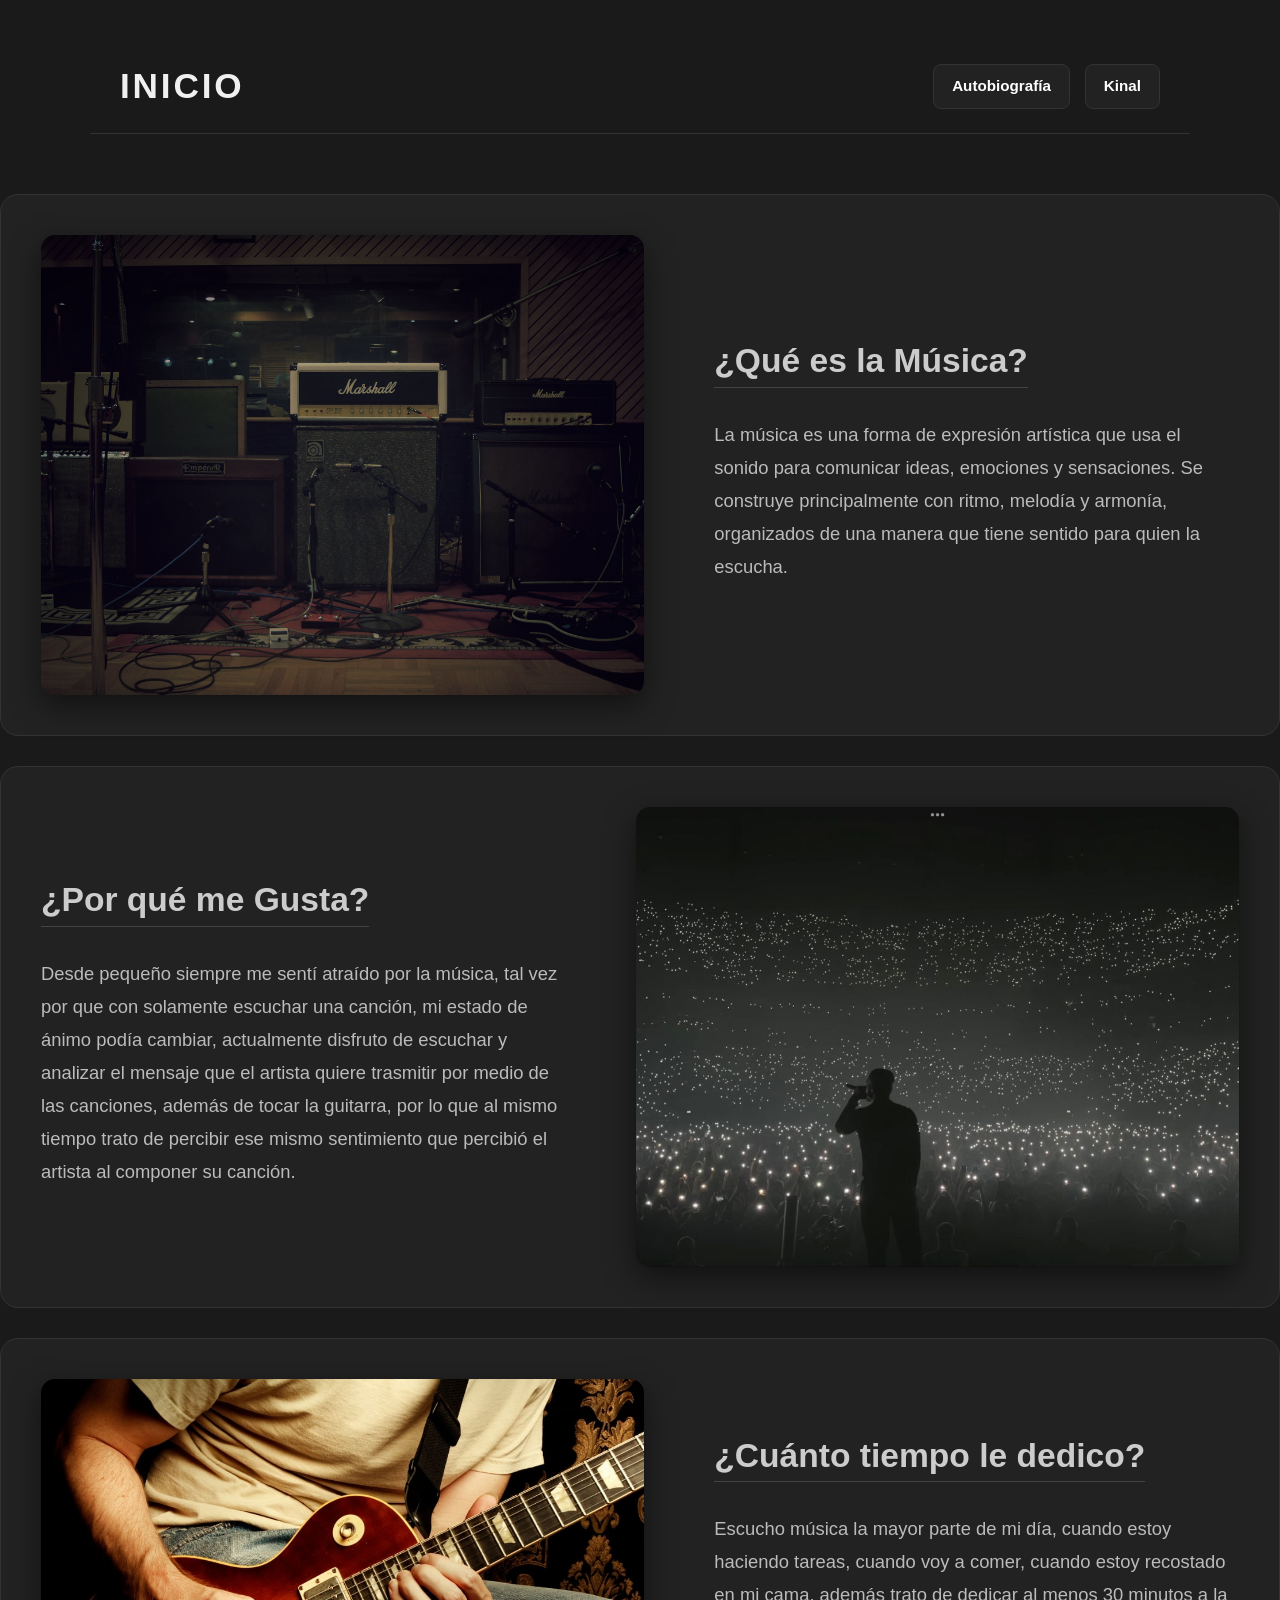
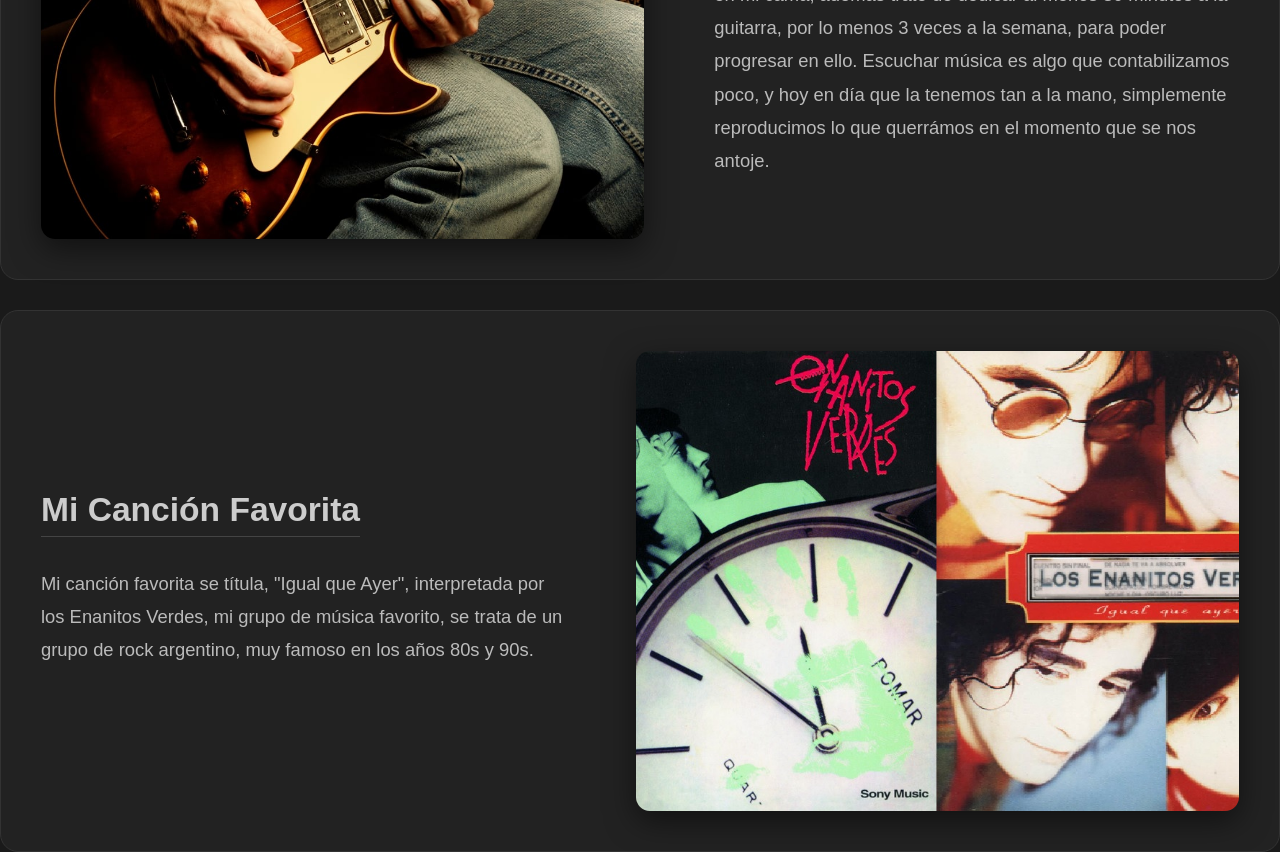
<file: index.html>
<!DOCTYPE html>
<html lang="es">
<head>
    <meta charset="UTF-8">
    <meta name="viewport" content="width=device-width, initial-scale=1.0">
    <title>Inicio</title>
    <link rel="stylesheet" href="styles/globals.css">
    <link rel="stylesheet" href="components/layout/Header/Header.css">
    <link rel="stylesheet" href="components/layout/Footer/Footer.css">
    <link rel="stylesheet" href="components/layout/Grid/Grid.css">
    <link rel="stylesheet" href="styles/pages/index.css">
    <link rel="stylesheet" href="styles/pages/biografia.css">
</head>
<body>
    <header class="header-biografia">
        <h1 class="titulo-header">INICIO</h1>

        <nav class="nav-header">
            <a href="biografia.html" class="btn-nav">Autobiografía</a>
            <a href="kinal.html" class="btn-nav">Kinal</a>
        </nav>
    </header>


        <!-- ITEM -->
        <section class="item">
            <img src="assets/amplificadores.jpg" alt="Musica">
            <div class="item-texto">
                <h2>¿Qué es la Música?</h2>
                <p>
                    La música es una forma de expresión artística que usa el sonido para comunicar ideas, emociones y sensaciones. Se construye principalmente con ritmo, melodía y armonía, organizados de una manera que tiene sentido para quien la escucha.
                </p>
            </div>
        </section>

        <!-- ITEM -->
        <section class="item invertido">
            <img src="assets/musica.jpeg" alt="Razón">
            <div class="item-texto">
                <h2>¿Por qué me Gusta?</h2>
                <p>
                    Desde pequeño siempre me sentí atraído por la música, tal vez por que con solamente escuchar una canción, mi estado de ánimo podía cambiar, actualmente disfruto de escuchar y analizar el mensaje que el artista quiere trasmitir por medio de las canciones, además de tocar la guitarra, por lo que al mismo tiempo trato de percibir ese mismo sentimiento que percibió el artista al componer su canción.
                </p>
            </div>
        </section>

        <!-- ITEM -->
        <section class="item">
            <img src="assets/guitar_playing.jpg" alt="Tiempo">
            <div class="item-texto">
                <h2>¿Cuánto tiempo le dedico?</h2>
                <p>
                    Escucho música la mayor parte de mi día, cuando estoy haciendo tareas, cuando voy a comer, cuando estoy recostado en mi cama, además trato de dedicar al menos 30 minutos a la guitarra, por lo menos 3 veces a la semana, para poder progresar en ello.
                    Escuchar música es algo que contabilizamos poco, y hoy en día que la tenemos tan a la mano, simplemente reproducimos lo que querrámos en el momento que se nos antoje.
                </p>
            </div>
        </section>

        <!-- ITEM -->
        <section class="item invertido">
            <img src="assets/album_song.jpg" alt="Canción Favorita">
            <div class="item-texto">
                <h2>Mi Canción Favorita</h2>
                <p>
                    Mi canción favorita se títula, "Igual que Ayer", interpretada por los Enanitos Verdes, mi grupo de música favorito, se trata de un grupo de rock argentino, muy famoso en los años 80s y 90s.
                </p>
            </div>
        </section>
</body>
</html>
</file>
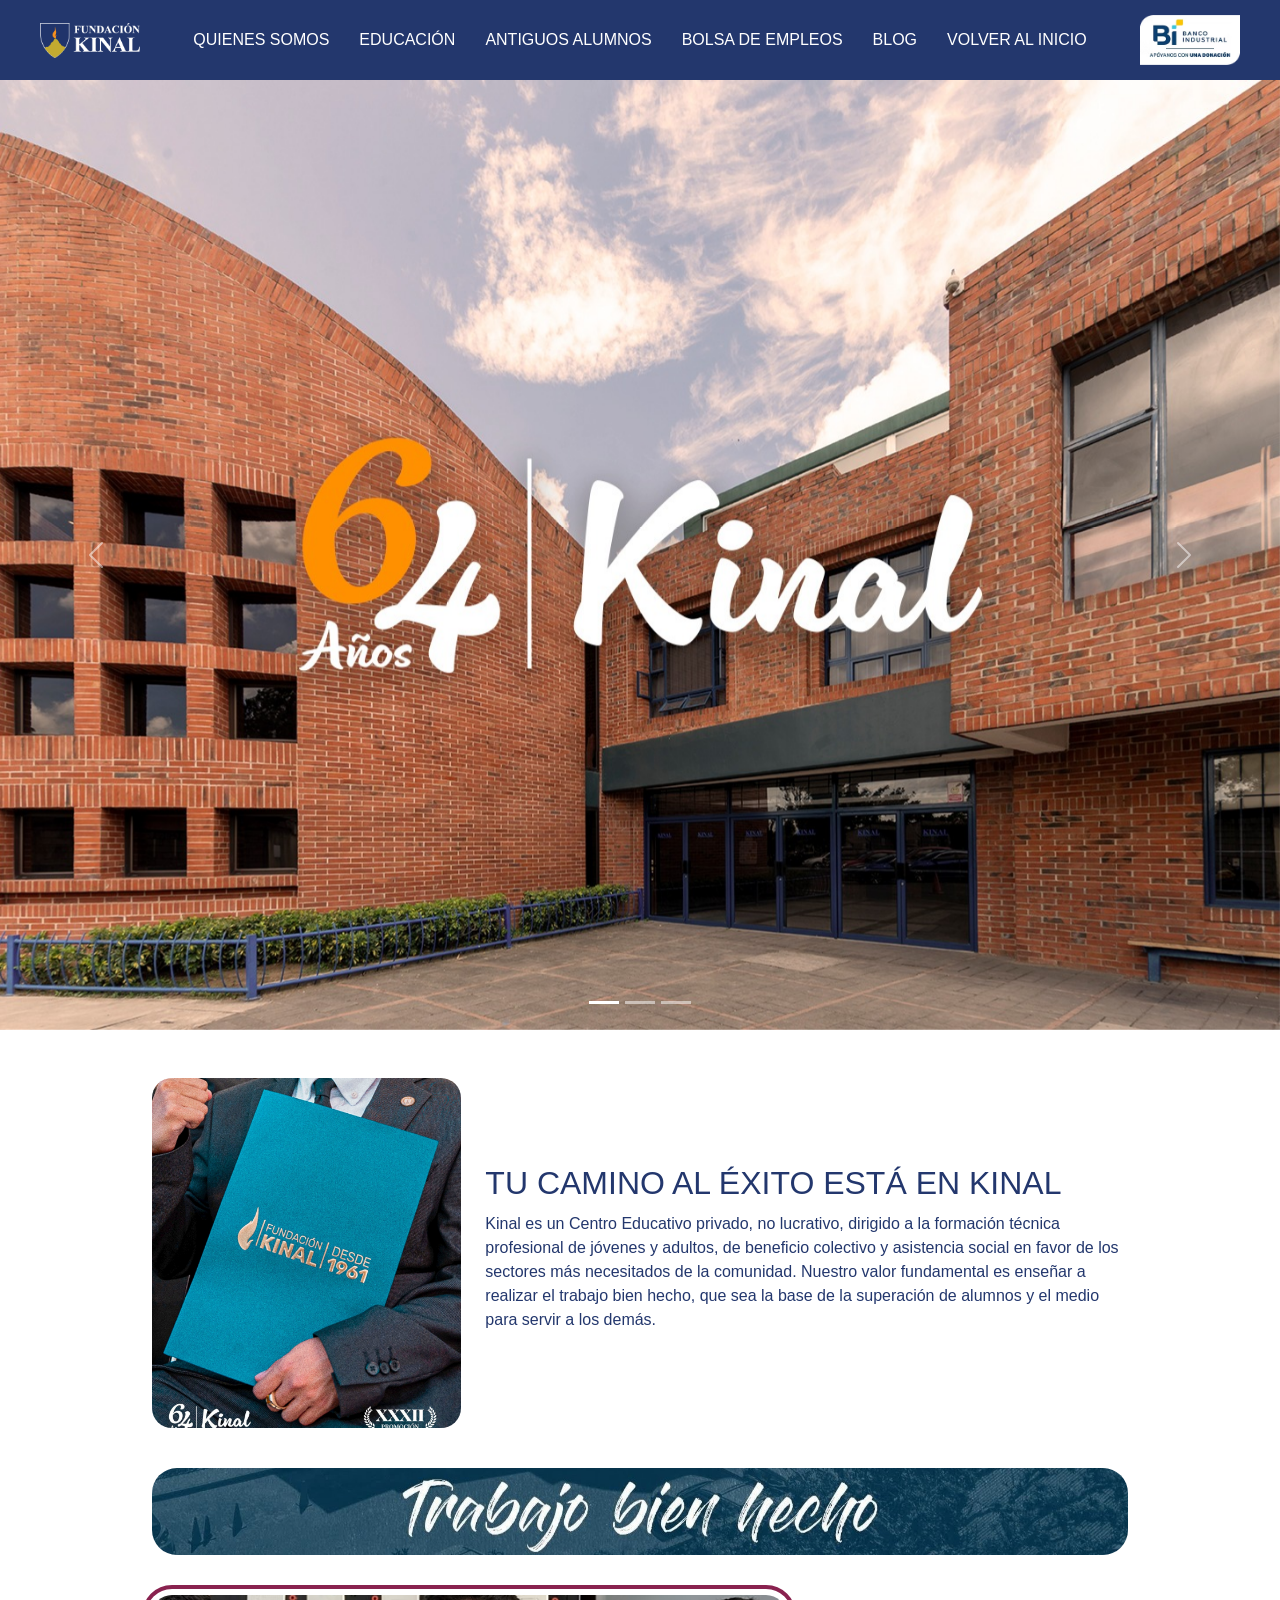
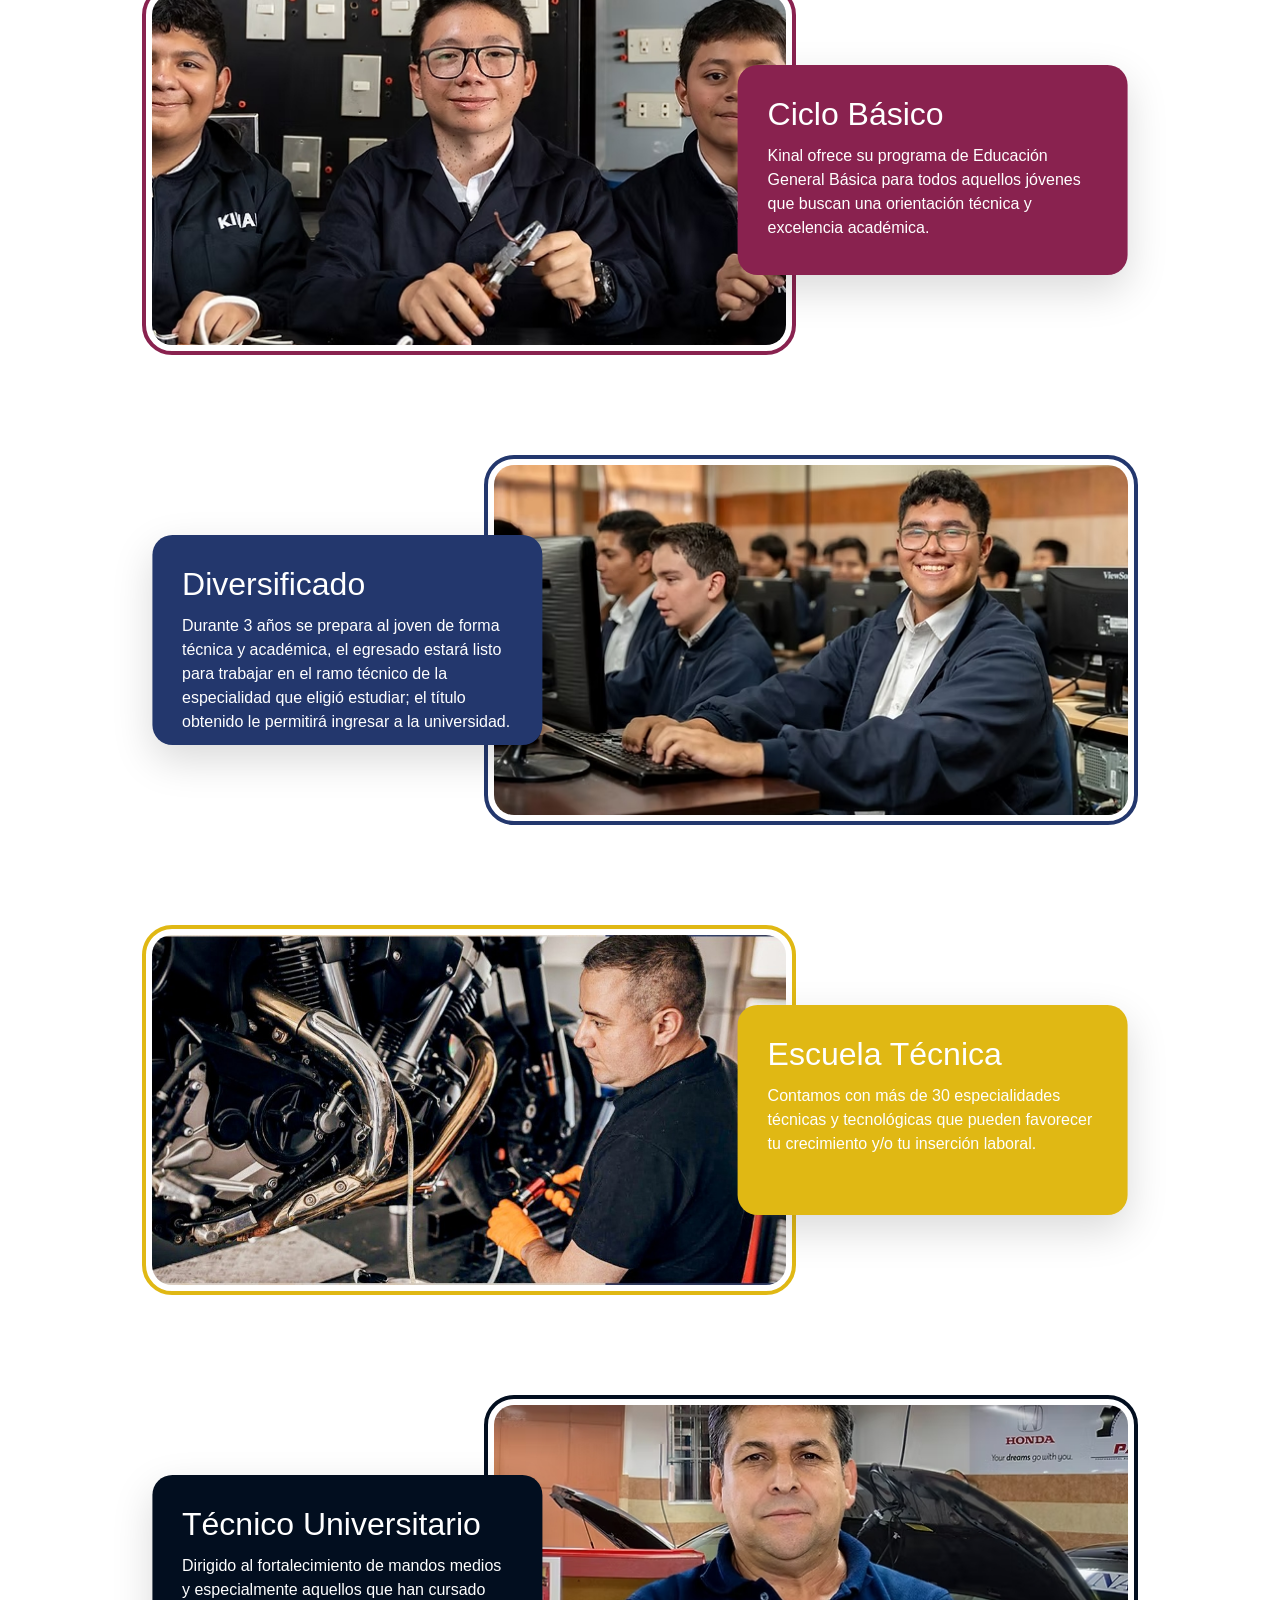
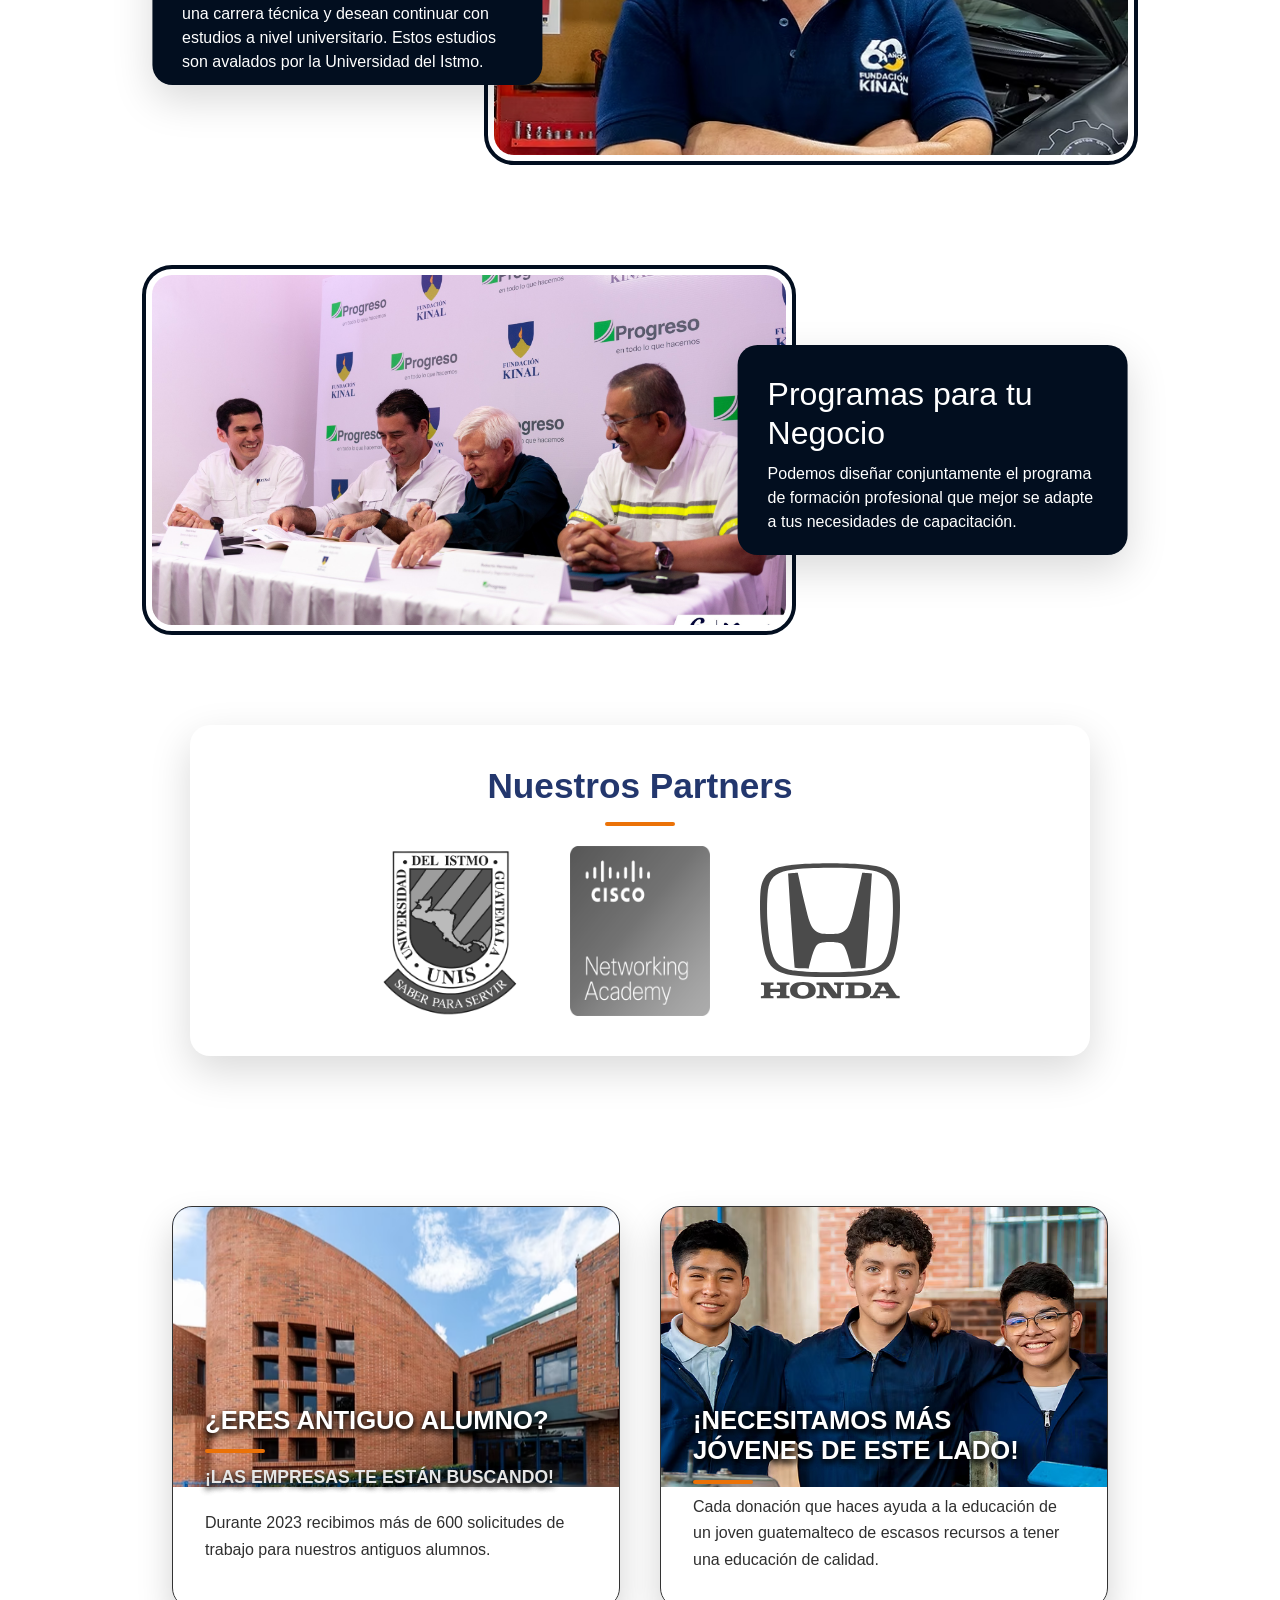
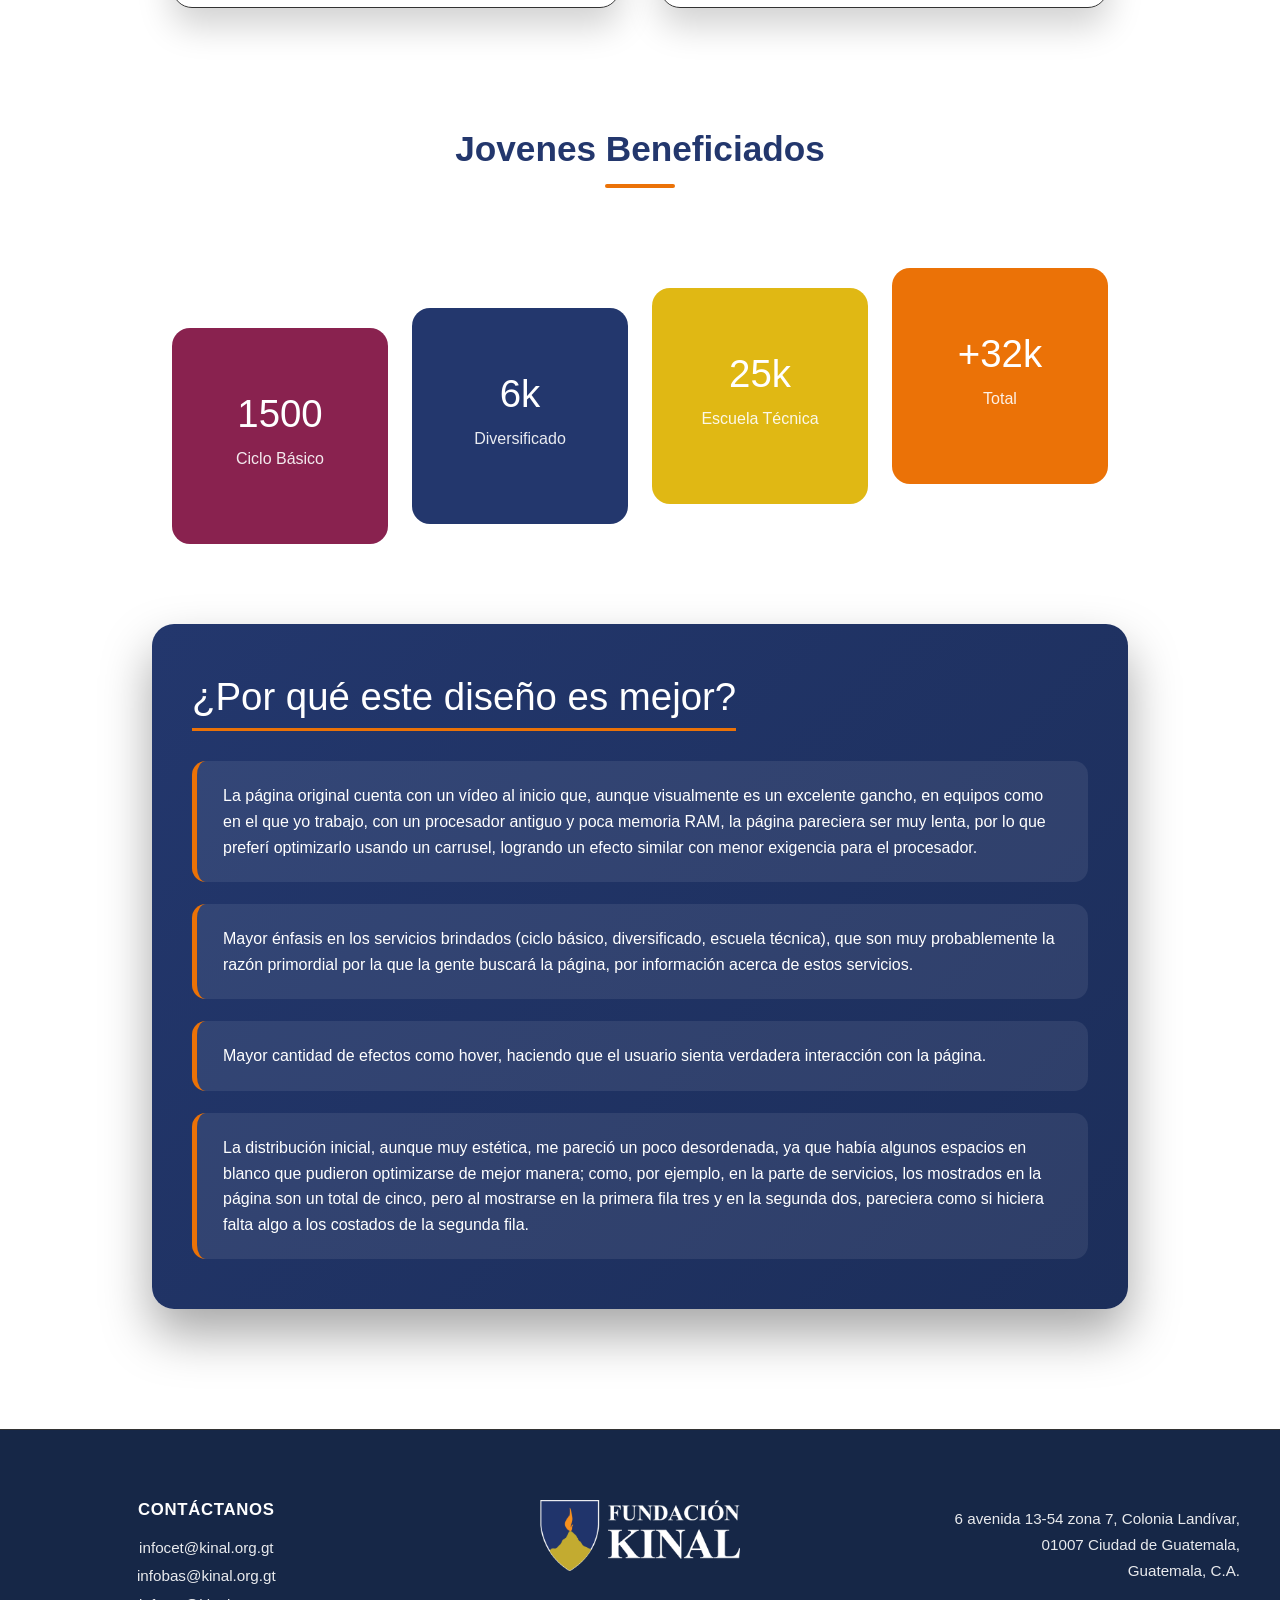
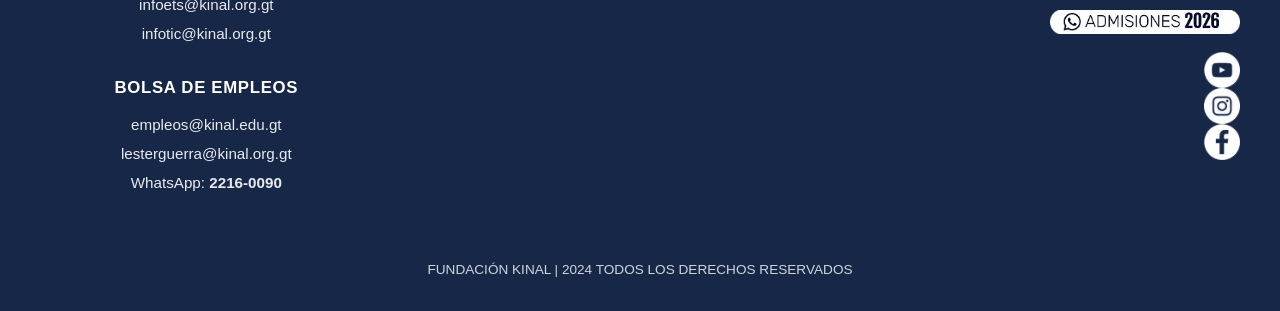
<file: kinal.html>
<!DOCTYPE html>
<html lang="es">
<head>
    <meta charset="UTF-8">
    <meta name="viewport" content="width=device-width, initial-scale=1.0">
    <title>Fundación Kinal</title>
    <link href="https://cdn.jsdelivr.net/npm/bootstrap@5.3.8/dist/css/bootstrap.min.css" rel="stylesheet" integrity="sha384-sRIl4kxILFvY47J16cr9ZwB07vP4J8+LH7qKQnuqkuIAvNWLzeN8tE5YBujZqJLB" crossorigin="anonymous"></head>
    <script src="https://cdn.jsdelivr.net/npm/bootstrap@5.3.8/dist/js/bootstrap.bundle.min.js" integrity="sha384-FKyoEForCGlyvwx9Hj09JcYn3nv7wiPVlz7YYwJrWVcXK/BmnVDxM+D2scQbITxI" crossorigin="anonymous"></script>
    <link rel="stylesheet" href="styles/globals.css">
    <link rel="stylesheet" href="components/layout/Header/Header.css">
    <link rel="stylesheet" href="components/layout/Grid/Grid.css">
    <link rel="stylesheet" href="components/layout/Footer/Footer.css">
    <link rel="stylesheet" href="styles/pages/kinal.css">
<body>
    <header class="header">
        <div class="logo"><img src="assets/logo_kinal.png" alt=""></div>
        <nav class="nav">
            <a href="#galeria">QUIENES SOMOS</a>
            <a href="#servicios">EDUCACIÓN</a>
            <a href="#contacto">ANTIGUOS ALUMNOS</a>
            <a href="#contacto">BOLSA DE EMPLEOS</a>
            <a href="#contacto">BLOG</a>
            <a href="index.html">VOLVER AL INICIO</a>

        </nav>
        <div class="bi"><img src="assets/bi_kinal.png" alt=""></div>
    </header>

    <div id="carouselExampleIndicators" class="carousel slide">
        <div class="carousel-indicators">
            <button type="button" data-bs-target="#carouselExampleIndicators" data-bs-slide-to="0" class="active" aria-current="true" aria-label="Slide 1"></button>
            <button type="button" data-bs-target="#carouselExampleIndicators" data-bs-slide-to="1" aria-label="Slide 2"></button>
            <button type="button" data-bs-target="#carouselExampleIndicators" data-bs-slide-to="2" aria-label="Slide 3"></button>
        </div>
        <div class="carousel-inner">
            <div class="carousel-item active">
            <img src="assets/construccion_kinal.jpg" class="d-block w-100" alt="...">
            </div>
            <div class="carousel-item">
            <img src="assets/graduandos.jpg" class="d-block w-100" alt="...">
            </div>
            <div class="carousel-item">
            <img src="assets/3ro_kinal.jpg" class="d-block w-100" alt="...">
            </div>
        </div>
        <button class="carousel-control-prev" type="button" data-bs-target="#carouselExampleIndicators" data-bs-slide="prev">
            <span class="carousel-control-prev-icon" aria-hidden="true"></span>
            <span class="visually-hidden">Previous</span>
        </button>
        <button class="carousel-control-next" type="button" data-bs-target="#carouselExampleIndicators" data-bs-slide="next">
            <span class="carousel-control-next-icon" aria-hidden="true"></span>
            <span class="visually-hidden">Next</span>
        </button>
    </div>

    <div class="container my-5">

    <div class="row align-items-center">    
        <div class="col-md-4 text-center">
        <img 
            src="./assets/exito_kinal.jpg" 
            alt="Kinal"
            class="img-fluid imagen-kinal"
        >
        </div>
        <div class="col-md-8 texto-kinal">
        <h2>TU CAMINO AL ÉXITO ESTÁ EN KINAL</h2>
        <p>
            Kinal es un Centro Educativo privado, no lucrativo, dirigido a la
            formación técnica profesional de jóvenes y adultos, de beneficio
            colectivo y asistencia social en favor de los sectores más necesitados
            de la comunidad. Nuestro valor fundamental es enseñar a realizar el
            trabajo bien hecho, que sea la base de la superación de alumnos y el
            medio para servir a los demás.
        </p>
        </div>
    </div>   

    <div class="banner-imagen">
        <img src="assets/lema.jpg" alt="Trabajo bien hecho">
    </div>


    <section class="info-section">
        <div class="info-block left basicos">
            <img src="assets/basicos.jpg" alt="basicos">
            <div class="info-box basicos">
            <h2>Ciclo Básico</h2>
            <p>
                Kinal ofrece su programa de Educación General Básica para todos aquellos jóvenes que buscan una orientación técnica y excelencia académica.
            </p>
            </div>
        </div>

        <div class="info-block right diversificado">
            <img src="assets/diversificado.jpg" alt="diversificado">
            <div class="info-box diversificado">
            <h2>Diversificado</h2>
            <p>
                Durante 3 años se prepara al joven de forma técnica y académica, el egresado estará listo para trabajar en el ramo técnico de la especialidad que eligió estudiar; el título obtenido le permitirá ingresar a la universidad.
            </p>
            </div>
        </div>

        <div class="info-block left superior">
            <img src="assets/superior.jpg" alt="superior">
            <div class="info-box superior">
            <h2>Escuela Técnica</h2>
            <p>
                Contamos con más de 30 especialidades técnicas y tecnológicas que pueden favorecer tu crecimiento y/o tu inserción laboral.
            </p>
            </div>
        </div>

        <div class="info-block right tecnico">
            <img src="assets/tecnicoUni.jpg" alt="tecnico">
            <div class="info-box tecnico">
            <h2>Técnico Universitario</h2>
            <p>
                Dirigido al fortalecimiento de mandos medios y especialmente aquellos que han cursado una carrera técnica y desean continuar con estudios a nivel universitario. Estos estudios son avalados por la Universidad del Istmo.      
            </p>
            </div>
        </div>

        <div class="info-block left tecnico">
            <img src="assets/negocio.jpg" alt="tecnico">
            <div class="info-box tecnico">
            <h2>Programas para tu Negocio</h2>
            <p>
                Podemos diseñar conjuntamente el programa de formación profesional que mejor se adapte a tus necesidades de capacitación.
            </p>
            </div>
        </div>
    </section>

    <div class="partners-box">
        <div class="seccion-beneficiados">
            <h2>Nuestros Partners</h2>
        </div>
        <div class="partners-logos">
            <img src="assets/UNIS.png" alt="Partner 1">
            <img src="assets/NetAcad.png" alt="Partner 2">
            <img src="assets/Honda.svg" alt="Partner 3">
        </div>
    </div>

    <div class="contenedor-rejilla-dos">
        <section class="tarjeta avisos">
            <div class="imagen-tarjeta">
                <img src="assets/edificioG.png" alt="edificioG">
            </div>
            <div class="texto-tarjeta">
                <h2>¿ERES ANTIGUO ALUMNO?</h2>
                <p class="subtitulo">¡LAS EMPRESAS TE ESTÁN BUSCANDO!</p>
                <p>Durante 2023 recibimos más de 600 solicitudes de trabajo para nuestros antiguos alumnos.</p>
            </div>
        </section>

        <section class="tarjeta avisos">
            <div class="imagen-tarjeta">
                <img src="assets/kinal2.png" alt="mecanica">
            </div>
            <div class="texto-tarjeta">
                <h2>¡NECESITAMOS MÁS JÓVENES DE ESTE LADO!</h2>
                <p>
                    Cada donación que haces ayuda a la educación de un joven guatemalteco de escasos recursos a tener una educación de calidad.
                </p>
            </div>
        </section>
    </div>

    <div>
        <div class="seccion-beneficiados">
            <h2>Jovenes Beneficiados</h2>
        </div>
        <div class="contenedor-rejilla-tres">
            <section class="tarjeta-datos basicos">
                <div class="texto-tarjeta-datos blanco">
                    <h2>1500</h2>
                    <p>Ciclo Básico</p>
                </div>
            </section>

            <section class="tarjeta-datos diversificado">
                <div class="texto-tarjeta-datos blanco">
                    <h2>6k</h2>
                    <p>Diversificado</p>
                </div>
            </section>

            <section class="tarjeta-datos tecnica">
                <div class="texto-tarjeta-datos blanco">
                    <h2>25k</h2>
                    <p>Escuela Técnica</p>
                </div>
            </section>

            <section class="tarjeta-datos total">
                <div class="texto-tarjeta-datos blanco">
                    <h2>+32k</h2>
                    <p>Total</p>
                </div>
            </section>
        </div>
    </div>

    <section class="justificacion-diseno">
        <h2>¿Por qué este diseño es mejor?</h2>
        <ul class="justificacion-lista">
            <li>
                La página original cuenta con un vídeo al inicio que, aunque visualmente es un excelente gancho, en equipos como en el que yo trabajo, con un procesador antiguo y poca memoria RAM, la página pareciera ser muy lenta, por lo que preferí optimizarlo usando un carrusel, logrando un efecto similar con menor exigencia para el procesador.
            </li>

            <li>
                Mayor énfasis en los servicios brindados (ciclo básico, diversificado, escuela técnica), que son muy probablemente la razón primordial por la que la gente buscará la página, por información acerca de estos servicios.
            </li>

            <li>
                Mayor cantidad de efectos como hover, haciendo que el usuario sienta verdadera interacción con la página.
            </li>

            <li>
                La distribución inicial, aunque muy estética, me pareció un poco desordenada, ya que había algunos espacios en blanco que pudieron optimizarse de mejor manera; como, por ejemplo, en la parte de servicios, los mostrados en la página son un total de cinco, pero al mostrarse en la primera fila tres y en la segunda dos, pareciera como si hiciera falta algo a los costados de la segunda fila.
            </li>
        </ul>
    </section>

  </div>
  <footer class="footer-kinal">
    <div class="footer-contenido">

        <!-- COLUMNA 1 -->
        <div class="footer-col">
            <h3>CONTÁCTANOS</h3>

            <p>infocet@kinal.org.gt</p>
            <p>infobas@kinal.org.gt</p>
            <p>infoets@kinal.org.gt</p>
            <p>infotic@kinal.org.gt</p>

            <h3 class="mt">BOLSA DE EMPLEOS</h3>
            <p>empleos@kinal.edu.gt</p>
            <p>lesterguerra@kinal.org.gt</p>
            <p>WhatsApp: <strong>2216-0090</strong></p>
        </div>

        <!-- SEPARADOR -->
        <div class="footer-separador"></div>

        <!-- COLUMNA 2 -->
        <div class="footer-col footer-logo">
            <img src="assets/logo_kinal.png" alt="Fundación Kinal">
        </div>

        <!-- SEPARADOR -->
        <div class="footer-separador"></div>

        <!-- COLUMNA 3 -->
        <div class="footer-col footer-direccion">
            <p>
                6 avenida 13-54 zona 7, Colonia Landívar,<br>
                01007 Ciudad de Guatemala,<br>
                Guatemala, C.A.
            </p>
            <img src="assets/admisiones.png" alt="Fundación Kinal">
            <img src="assets/yt_logo.png" alt="Fundación Kinal">
            <img src="assets/ig_logo.png" alt="Fundación Kinal">
            <img src="assets/fb_logo.png" alt="Fundación Kinal">
        </div>

    </div>

    <div class="footer-bottom">
        FUNDACIÓN KINAL | 2024 TODOS LOS DERECHOS RESERVADOS
    </div>
</footer>

</div>
</body>
</html>
</file>
<file: styles/globals.css>
/* RESET */
* {
    margin: 0;
    padding: 0;
    box-sizing: border-box;
}

/* BASE */
body {
    font-family: sans-serif;
    line-height: 1.5;
    overflow-x: hidden;
}

img {
    max-width: 100%;
    display: block;
}

section {
    margin-top: 30px;
}

h2 {
    margin-bottom: 10px;
}

p {
    margin: 10px 0;
}
</file>
<file: components/layout/Header/Header.css>
header {
    width: 100%;
}

header.simple {
    text-align: center;
    padding: 40px 0;
    border-bottom: 1px solid #333;
}

.header {
    position: fixed;
    top: 0;
    width: 100%;

    display: grid;
    grid-template-columns: auto 1fr auto;
    align-items: center;

    background-color: #23376d;
    padding: 15px 40px;
    z-index: 1000;
}

.logo,
.bi {
    flex: 1;
}

.logo {
    text-align: left;
}

.bi {
    text-align: right;
}

.logo img,
.bi img {
    width: 100px;
}

.nav {
    flex: 2;
    display: flex;
    justify-content: center;
    gap: 30px;
    white-space: nowrap;
}

.nav a {
    color: #ffffff;
    text-decoration: none;
    font-size: 1rem;
    position: relative;
    transition: color 0.3s ease;
}

.nav a::after {
    content: "";
    position: absolute;
    width: 0;
    height: 2px;
    background-color: #eb7207;
    left: 0;
    bottom: -5px;
    transition: width 0.3s ease;
}

.nav a:hover {
    color: #eb7207;
}

.nav a:hover::after {
    width: 100%;
}
</file>
<file: components/layout/Footer/Footer.css>
footer {
    width: 100%;
    padding: 30px 0;
    margin-top: 60px;
    text-align: center;
    border-top: 1px solid #333;
}

footer p {
    margin: 0;
    font-size: 0.9rem;
    opacity: 0.8;
}

.footer-kinal {
    background: #162747; /* azul Kinal */
    color: #ffffff;
    padding: 70px 40px 30px;
    font-family: inherit;
}

.footer-contenido {
    max-width: 1300px;
    margin: 0 auto;
    display: grid;
    grid-template-columns: 1fr auto 1fr auto 1fr;
    gap: 50px;
    align-items: start;
}

.footer-col h3 {
    font-size: 1.05rem;
    font-weight: 700;
    letter-spacing: 0.04em;
    margin-bottom: 16px;
}

.footer-col p {
    font-size: 0.95rem;
    margin: 6px 0;
    opacity: 0.9;
}

.footer-col .mt {
    margin-top: 32px;
}

.footer-logo {
    display: flex;
    justify-content: center;
    align-items: center;
}

.footer-logo img {
    max-width: 200px;
}

.footer-direccion p {
    line-height: 1.7;
    text-align: right;
}

.footer-separador {
    width: 1px;
    background: rgba(255, 255, 255, 0.35);
}

.footer-bottom {
    margin-top: 60px;
    text-align: center;
    font-size: 0.85rem;
    opacity: 0.8;
}

@media (max-width: 900px) {
    .footer-contenido {
        grid-template-columns: 1fr;
        gap: 40px;
        text-align: center;
    }

    .footer-separador {
        display: none;
    }

    .footer-direccion p {
        text-align: center;
    }
}
</file>
<file: components/layout/Grid/Grid.css>
.container {
    max-width: 1000px;
    margin: 0 auto;
}

.container-wide {
    max-width: 1200px;
    margin: 0 auto;
}

.contenedor-rejilla-dos {
    display: grid;
    grid-template-columns: 1fr 1fr;
    gap: 20px;
    padding: 20px;
}

.contenedor-rejilla {
    display: grid;
    grid-template-columns: repeat(3, 1fr);
    gap: 20px;
    padding: 20px;
}

.tarjeta {
    background-color: #222;
    border-radius: 12px;
    overflow: hidden;
    border: 1px solid #333;

    display: flex;
    flex-direction: column;

    transition: transform 0.3s ease, border-color 0.3s ease;
}

.tarjeta:hover {
    transform: translateY(-5px);
    border-color: #E82A1C;
}

.imagen-tarjeta img {
    width: 100%;
    height: 200px;
    object-fit: cover;
}

.texto-tarjeta {
    padding: 20px;
}

.texto-tarjeta h2 {
    font-size: 1.4rem;
    margin-top: 0;
}
</file>
<file: styles/pages/index.css>
body {
    background-color: #1a1a1a;
    color: #f0f0f0;
}
.contenido {
    max-width: 1600px;
    margin: 0 auto;
    padding: 60px 80px 100px;

    display: flex;
    flex-direction: column;
    gap: 100px;
}

.intro {
    max-width: 1000px;
    font-size: 1.3rem;
    line-height: 1.8;
    color: #bbbbbb;
}

.item {
    display: grid;
    grid-template-columns: 1.15fr 1fr;
    gap: 70px;
    align-items: center;

    background-color: #222;
    border: 1px solid #333;
    border-radius: 18px;
    padding: 40px;

    transition:
        transform 0.35s ease,
        box-shadow 0.35s ease,
        border-color 0.35s ease;
}

.item:hover {
    transform: translateY(-8px);
    border-color: #E82A1C;
    box-shadow:
        0 20px 50px rgba(0, 0, 0, 0.6);
}

.item img {
    width: 100%;
    height: 460px;
    object-fit: cover;
    border-radius: 14px;

    box-shadow:
        0 10px 30px rgba(0, 0, 0, 0.5);

    transition:
        transform 0.35s ease,
        box-shadow 0.35s ease;
}

.item:hover img {
    transform: scale(1.04);
    box-shadow:
        0 25px 60px rgba(0, 0, 0, 0.7);
}

.item-texto {
    max-width: 620px;
}

.item-texto h2 {
    font-size: 2.1rem;
    margin-bottom: 20px;
    color: #cccccc;
    border-bottom: 1px solid #444;
    display: inline-block;
}

.item-texto p {
    font-size: 1.15rem;
    line-height: 1.8;
    color: #bbbbbb;
}

.item.invertido {
    grid-template-columns: 1fr 1.15fr;
}

.item.invertido img {
    order: 2;
}

.item.invertido .item-texto {
    order: 1;
}

@media (max-width: 1200px) {
    .contenido {
        padding: 50px 40px 80px;
        gap: 80px;
    }

    .item {
        grid-template-columns: 1fr;
        gap: 40px;
        padding: 30px;
    }

    .item img {
        height: 320px;
    }

    .item-texto {
        max-width: 100%;
    }
}
</file>
<file: styles/pages/biografia.css>
body {
    margin: 0;
    padding: 0;
    background-color: #1a1a1a;
    color: #f0f0f0;
}

div {
    max-width: 1000px;
    margin: 0 auto;
}

section {
    margin-top: 30px;
    padding-bottom: 10px;
}

h2 {
    color: #cccccc;
    border-bottom: 1px solid #444;
    display: inline-block;
    margin-bottom: 10px;
}

p {
    color: #bbbbbb;
    margin: 10px 0;
}

.tarjeta-fondo {
    width: 100%;
    background-image:
        linear-gradient(rgba(0,0,0,.7), rgba(0,0,0,.7)),
        url("../../assets/sm.jpg");
    background-size: cover;
    background-position: center;
    border-radius: 12px;
    padding: 40px;
    display: flex;
    flex-direction: column;
    gap: 30px;
}

.contenido {
    background: rgba(0, 0, 0, 0.5);
    padding: 20px;
    border-radius: 8px;
    backdrop-filter: blur(5px);
    max-width: 1000px;
    display: flex;
    flex-direction: column;
    gap: 6px;
}

.contenido p {
    margin: 0;
    line-height: 1.55;
}

.fila-arriba {
    display: flex;
    justify-content: space-between;
    align-items: center;
    gap: 20px;
}

.cuadro-nombre {
    background: rgba(0, 0, 0, 0.5);
    backdrop-filter: blur(5px);
    padding: 20px;
    border-radius: 8px;
    max-width: 66%;
}

.cuadro-foto {
    width: 140px;
    height: 140px;
    overflow: hidden;
    border-radius: 50%;
    transition: transform 0.3s ease, box-shadow 0.3s ease;
}

.cuadro-foto img {
    width: 100%;
    height: 100%;
    object-fit: cover;
    transition: transform 0.3s ease;
}

.cuadro-foto:hover {
    transform: scale(1.08);
    box-shadow: 0 15px 40px rgba(0,0,0,0.7);
}

.contenedor-rejilla {
    display: grid;
    grid-template-columns: repeat(3, 1fr);
    gap: 20px;
    padding: 20px;
    max-width: 1200px;
    margin: 0 auto;
}

.contenedor-rejilla-dos {
    display: grid;
    grid-template-columns: repeat(2, 1fr);
    gap: 20px;
    padding: 20px;
    max-width: 1200px;
    margin: 0 auto;
}

.tarjeta {
    background-color: #222;
    border-radius: 12px;
    overflow: hidden;
    border: 1px solid #333;
    display: flex;
    flex-direction: column;
    transition: transform 0.35s ease, box-shadow 0.35s ease, border-color 0.35s ease;
}

.tarjeta:hover {
    transform: translateY(-6px);
    border-color: #E82A1C;
    box-shadow: 0 18px 45px rgba(0,0,0,0.6);
}

.imagen-tarjeta {
    overflow: hidden;
}

.imagen-tarjeta img {
    width: 100%;
    height: 200px;
    object-fit: cover;
    transition: transform 0.35s ease, filter 0.35s ease;
}

.imagen-tarjeta img:hover {
    transform: scale(1.08);
    filter: brightness(1.1);
}

.texto-tarjeta {
    padding: 20px;
}

.texto-tarjeta h2 {
    font-size: 1.4rem;
    margin-top: 0;
}

.header-biografia {
    max-width: 1100px;
    margin: 40px auto 60px;
    padding: 20px 30px;
    display: flex;
    align-items: center;
    justify-content: space-between;
    border-bottom: 1px solid #333;
}

.titulo-header {
    font-size: 2.2rem;
    margin: 0;
    letter-spacing: 0.08em;
}

.nav-header {
    display: flex;
    gap: 15px;
}

.btn-nav {
    padding: 10px 18px;
    border-radius: 8px;
    text-decoration: none;
    font-size: 0.95rem;
    font-weight: 600;
    color: #ffffff;
    background-color: #222;
    border: 1px solid #333;
    transition: all 0.25s ease;
}

.btn-nav:hover {
    background-color: #E82A1C;
    border-color: #E82A1C;
    color: #111;
}

.imagen-tarjeta img {
    border-radius: 12px;
}
</file>
<file: styles/pages/kinal.css>
/* BODY KINAL */
body {
    padding-top: 80px;
}

.carousel-item {
    height: 950px;
}

.carousel-item img {
    height: 100%;
    width: 100%;
    object-fit: cover;
}

.imagen-kinal {
    width: 350px;
    height: 350px;
    object-fit: cover;
    border-radius: 20px;
}

.texto-kinal {
    color: #23376d;
}

.info-section {
    display: flex;
    flex-direction: column;
    gap: 120px;
    margin: 40px auto 100px;
    max-width: 1100px;
}

.info-block {
    position: relative;
    display: flex;
    align-items: center;
}

.info-block img {
    width: 65%;
    height: 350px;
    object-fit: cover;
    border-radius: 20px;
    outline-offset: 6px;
}

.info-block.basicos img { outline: 4px solid #89224f; }
.info-block.diversificado img { outline: 4px solid #23376d; }
.info-block.superior img { outline: 4px solid #e0b814; }
.info-block.tecnico img { outline: 4px solid #020e1f; }

.info-box {
    position: absolute;
    width: 40%;
    height: 60%;
    padding: 30px;
    border-radius: 20px;
    box-shadow: 0 15px 40px rgba(0,0,0,0.15);
    color: white;
}

.info-box.basicos { background-color: #89224f; }
.info-box.diversificado { background-color: #23376d; }
.info-box.superior { background-color: #e0b814; }
.info-box.tecnico { background-color: #020e1f; }

.info-block.left {
    justify-content: flex-start;
}

.info-block.left .info-box {
    left: 0;
    transform: translateX(150%);
}

.info-block.right {
    justify-content: flex-end;
}

.info-block.right .info-box {
    right: 0;
    transform: translateX(-150%);
}

.banner-imagen {
    display: flex;
    justify-content: center;
    margin: 40px auto 0;
}

.banner-imagen img {
    max-width: 100%;
    height: auto;
    border-radius: 25px;
}

.partners-box {
    max-width: 900px;
    margin: 80px auto;
    padding: 40px 30px;
    background-color: #ffffff;
    border-radius: 20px;
    box-shadow: 0 15px 40px rgba(0,0,0,0.15);
    text-align: center;
}

.partners-box h2 {
    color: #23376d;
    margin-bottom: 30px;
}

.partners-logos {
    display: flex;
    justify-content: center;
    gap: 50px;
}

.partners-logos img {
    width: 140px;
    filter: grayscale(100%);
    transition: transform 0.3s ease, filter 0.3s ease;
}

.partners-logos img:hover {
    filter: grayscale(0%);
    transform: scale(1.05);
}

.contenedor-rejilla-dos {
    display: grid;
    grid-template-columns: 1fr 1fr;
    gap: 40px;
    max-width: 1200px;
    margin: 100px auto;
    padding: 20px;
}

.tarjeta.avisos {
    background: linear-gradient(
        180deg,
        #23376d 0%,
        #1c2e5a 45%,
        #ffffff 45%
    );

    border-radius: 20px;
    overflow: hidden;

    box-shadow: 0 18px 35px rgba(0,0,0,0.18);
    transition: transform 0.35s ease, box-shadow 0.35s ease;
}

.tarjeta.avisos:hover {
    transform: translateY(-10px);
    box-shadow: 0 28px 50px rgba(0,0,0,0.28);
}

.tarjeta.avisos .imagen-tarjeta img {
    width: 100%;
    height: 280px;
    object-fit: cover;
}

.tarjeta.avisos .texto-tarjeta {
    padding: 28px 32px 34px;
}

.tarjeta.avisos .texto-tarjeta h2 {
    font-size: 1.6rem;
    font-weight: 700;
    color: #ffffff;

    margin: -110px 0 10px 0;
}

.tarjeta.avisos .texto-tarjeta .subtitulo {
    font-size: 1.1rem;
    font-weight: 600;
    color: #e6e6e6;
    margin-bottom: 18px;
}

.tarjeta.avisos .texto-tarjeta h2,
.tarjeta.avisos .texto-tarjeta .subtitulo {
    text-shadow:
        0 3px 6px rgba(0, 0, 0, 0.85),
        0 3px 6px rgba(0, 0, 0, 0.85);
}

.tarjeta.avisos .texto-tarjeta h2::after {
    content: "";
    display: block;
    width: 60px;
    height: 4px;
    background-color: #eb7207;
    margin-top: 14px;
    border-radius: 2px;
}

.tarjeta.avisos .texto-tarjeta p {
    color: #2f2f2f;
    font-size: 1rem;
    line-height: 1.65;
    margin: 0;
}


.contenedor-rejilla-tres {
    display: grid;
    grid-template-columns: repeat(4, 1fr);
    gap: 24px;
    max-width: 1200px;
    margin: 30px auto 80px;
    padding: 20px;
}

.tarjeta-datos {
    border-radius: 18px;
    aspect-ratio: 1 / 1;

    display: flex;
    align-items: center;
    justify-content: center;

    cursor: pointer;
    transition: transform 0.3s ease, box-shadow 0.3s ease;
}

.tarjeta-datos.basicos { background-color: #89224f; }
.tarjeta-datos.diversificado { background-color: #23376d; }
.tarjeta-datos.tecnica { background-color: #e0b814; }
.tarjeta-datos.total { background-color: #eb7207; }

.tarjeta-datos.basicos { transform: translateY(60px); }
.tarjeta-datos.diversificado { transform: translateY(40px); }
.tarjeta-datos.tecnica { transform: translateY(20px); }
.tarjeta-datos.total { transform: translateY(0); }

.tarjeta-datos:hover {
    transform: translateY(-10px) scale(1.05);
    box-shadow: 0 18px 30px rgba(0,0,0,0.35);
}

.texto-tarjeta-datos.blanco {
    color: #ffffff;
    text-align: center;
}

.texto-tarjeta-datos.blanco h2 {
    font-size: 2.4rem;
    margin: 0;
}

.texto-tarjeta-datos.blanco p {
    margin-top: 10px;
    font-size: 1rem;
    opacity: 0.9;
}

.seccion-beneficiados h2 {
    font-size: 2.2rem;
    font-weight: 800;
    color: #23376d;

    text-align: center;
    margin-bottom: 20px;

    position: relative;
}

.seccion-beneficiados h2::after {
    content: "";
    display: block;
    width: 70px;
    height: 4px;
    background-color: #eb7207;

    margin: 14px auto 0;
    border-radius: 2px;
}

.footer-direccion {
    display: flex;
    flex-direction: column;
    align-items: flex-end;
    text-align: right;
}

.footer-direccion img {
    display: inline-block;
}

.footer-direccion img:first-of-type {
    margin: 20px 0 18px 0;
    max-width: 190px;
}

.footer-direccion img:not(:first-of-type) {
    width: 36px;
    height: 36px;
    margin-left: 12px;
}

.footer-direccion img:hover {
    transform: scale(1.08);
    transition: transform 0.25s ease;
}

.justificacion-diseno {
    max-width: 1000px;
    margin: 120px auto;
    padding: 50px 40px;
    background: linear-gradient(
        135deg,
        #23376d,
        #1c2e5a
    );
    border-radius: 22px;
    box-shadow: 0 25px 50px rgba(0, 0, 0, 0.35);
    color: #ffffff;
}

.justificacion-diseno h2 {
    font-size: 2.4rem;
    margin-bottom: 30px;
    border-bottom: 3px solid #eb7207;
    display: inline-block;
    padding-bottom: 8px;
}

.justificacion-lista {
    list-style: none;
    padding: 0;
    margin: 0;
    display: flex;
    flex-direction: column;
    gap: 22px;
}

.justificacion-lista li {
    background-color: rgba(255, 255, 255, 0.08);
    padding: 22px 26px;
    border-radius: 14px;
    line-height: 1.6;
    font-size: 1rem;
    border-left: 5px solid #eb7207;
    transition: transform 0.3s ease, background-color 0.3s ease;
}

.justificacion-lista li:hover {
    transform: translateX(8px);
    background-color: rgba(255, 255, 255, 0.14);
}

@media (max-width: 1100px) {
    .header {
        flex-wrap: wrap;
        justify-content: center;
        row-gap: 20px;
    }

    .nav {
        width: 100%;
        justify-content: center;
        flex-wrap: wrap;
    }

    .logo,
    .bi {
        flex: 0 0 auto;
    }
}
</file>
